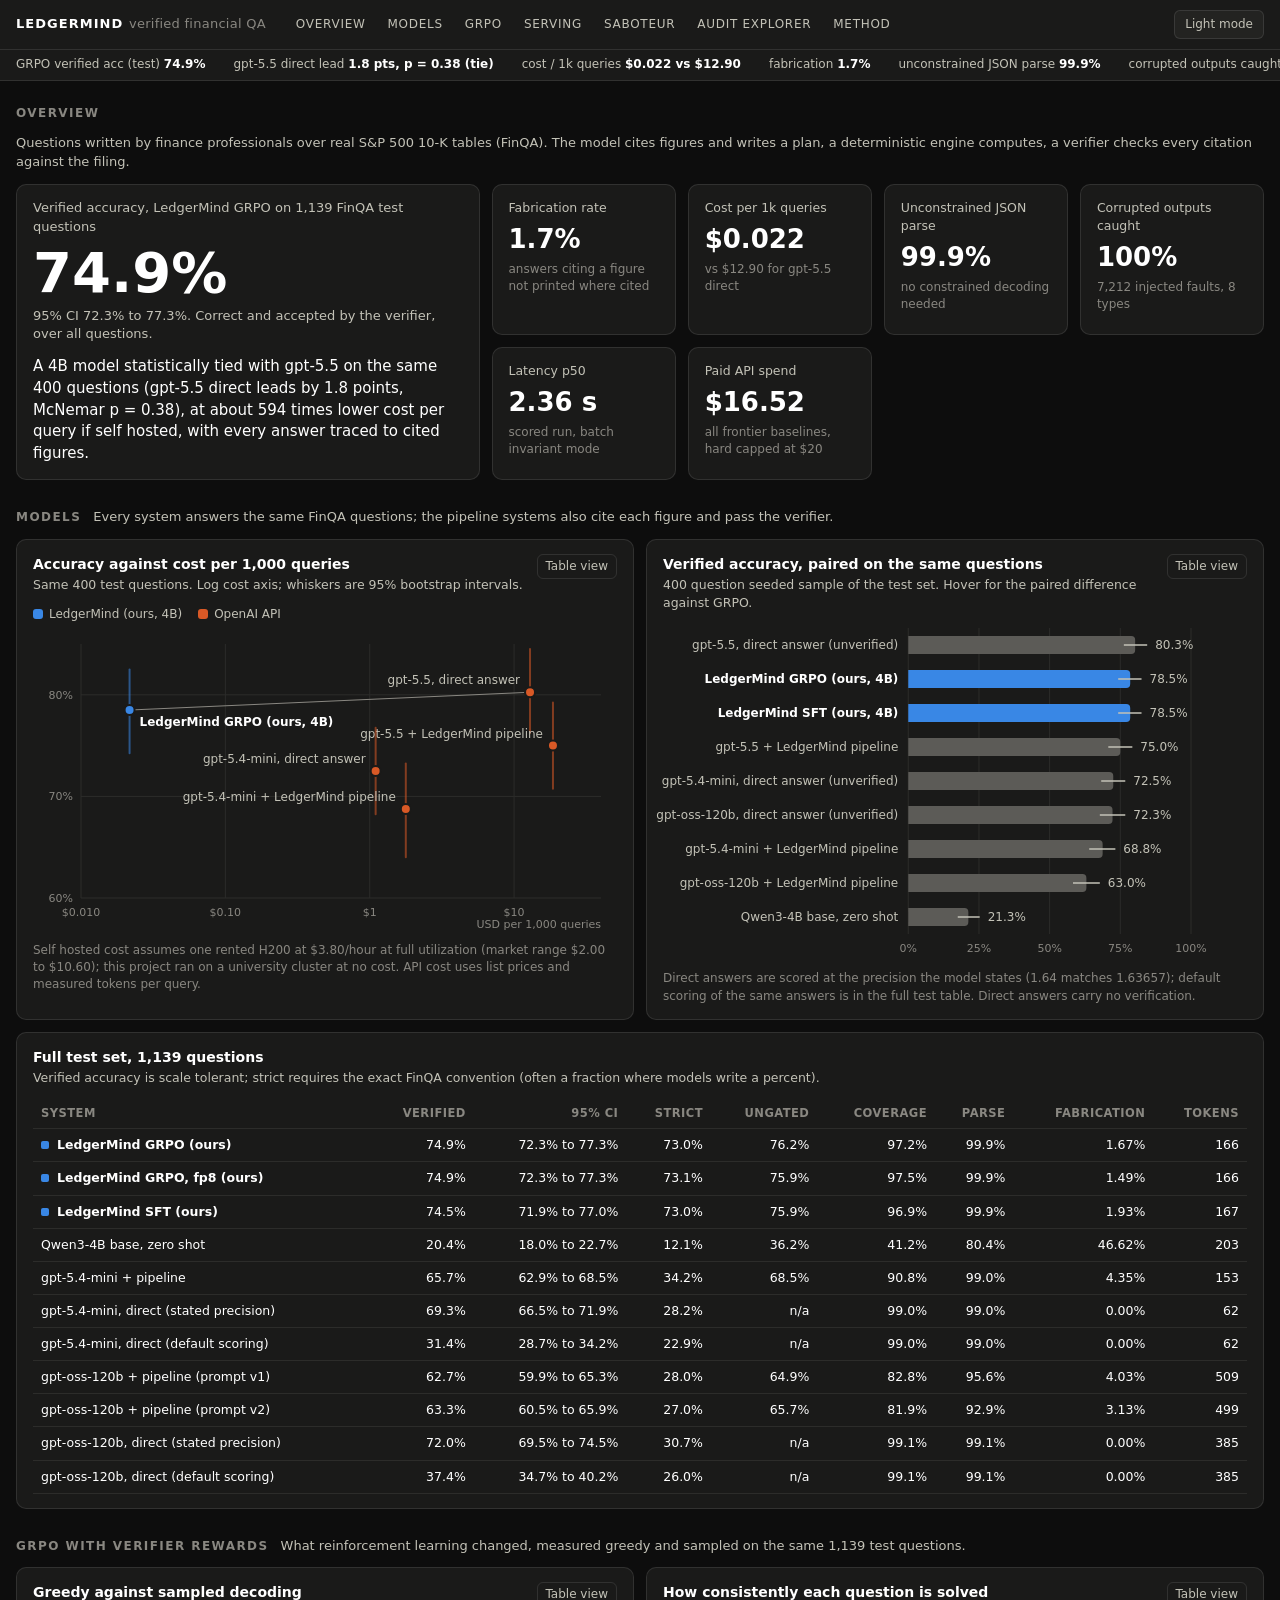
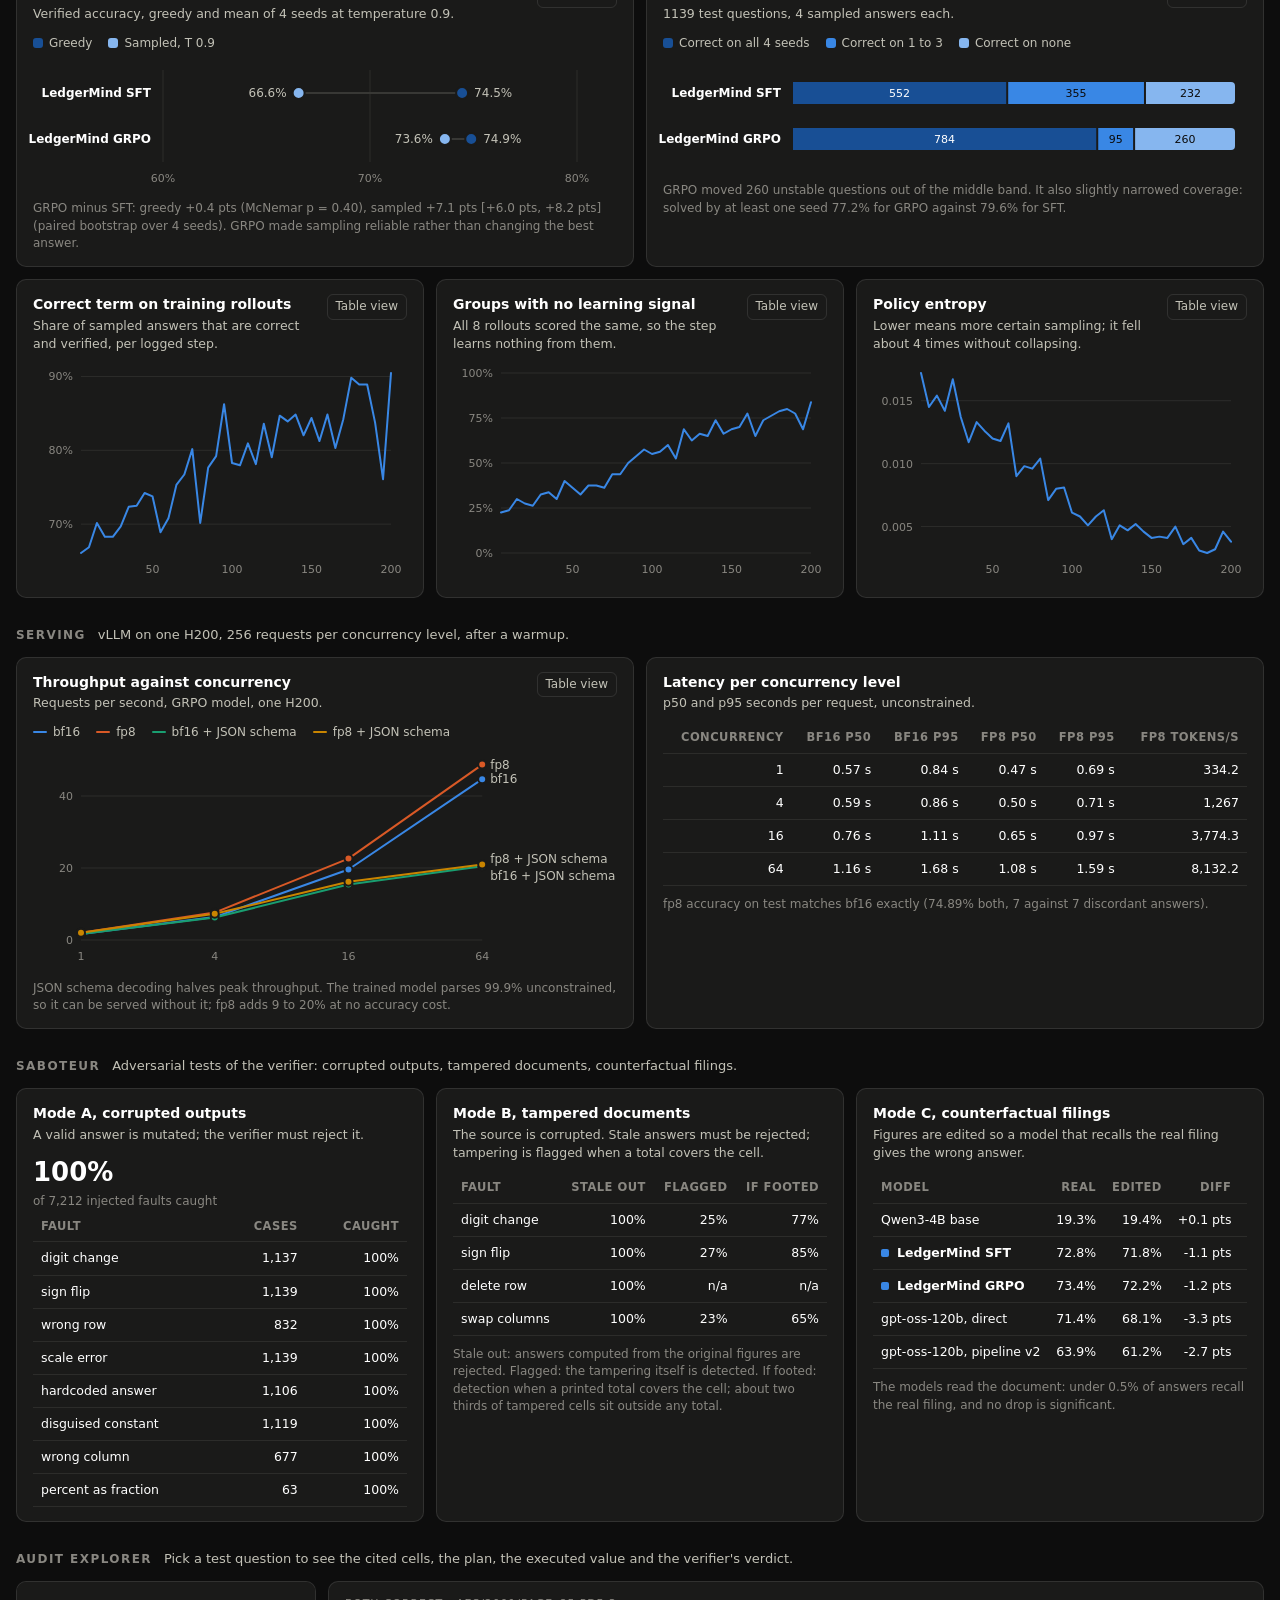
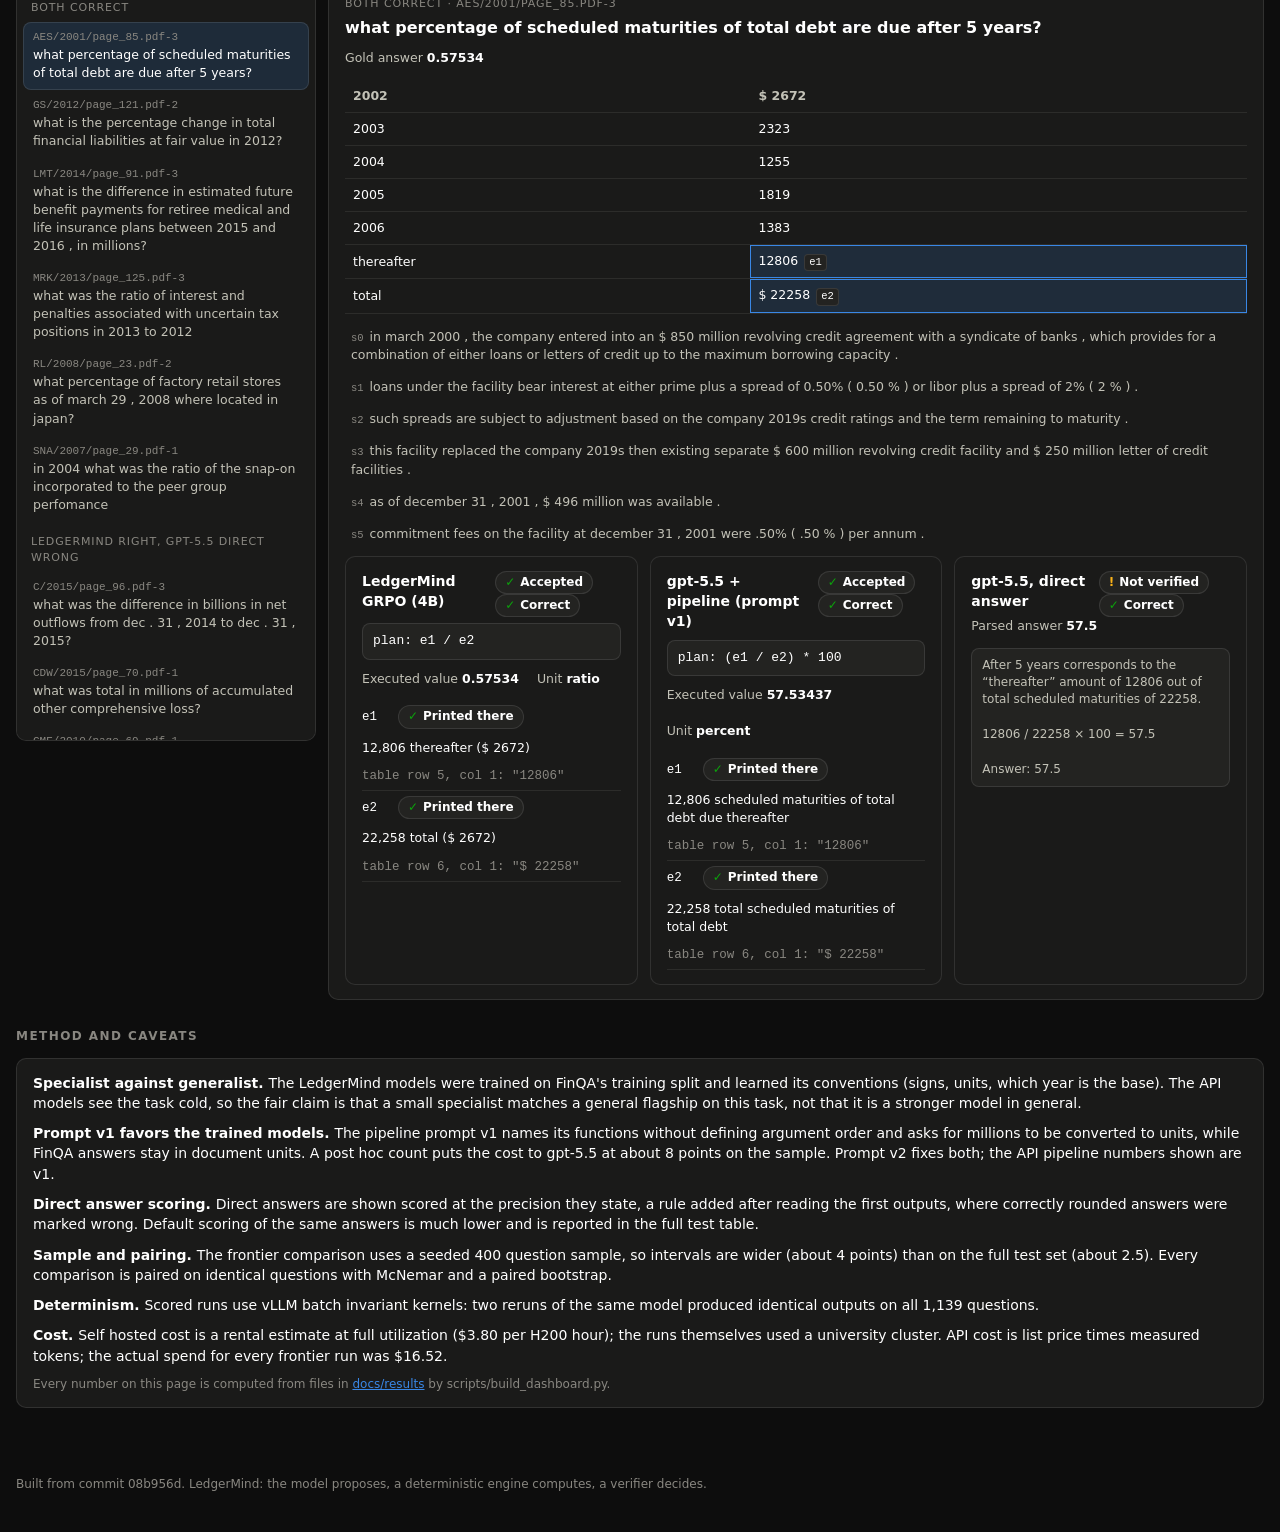
<file: docs/index.html>
<!doctype html>
<html lang="en" data-theme="dark">
<head>
  <meta charset="utf-8">
  <meta name="viewport" content="width=device-width, initial-scale=1">
  <title>LedgerMind Results</title>
  <meta name="description" content="A 4B model that proposes, a deterministic engine that computes, and a verifier that decides every number. Results on FinQA.">
  <link rel="stylesheet" href="dashboard/style.css">
  <script>
    try {
      const saved = localStorage.getItem("ledgermind-theme");
      if (saved === "light" || saved === "dark") document.documentElement.dataset.theme = saved;
    } catch (e) { /* storage unavailable: keep the default */ }
  </script>
</head>
<body>
  <header class="topbar">
    <div class="topbar-inner">
      <div class="brand">LEDGERMIND <span>verified financial QA</span></div>
      <nav class="nav" aria-label="Sections">
        <a href="#overview">Overview</a>
        <a href="#models">Models</a>
        <a href="#rl">GRPO</a>
        <a href="#serving">Serving</a>
        <a href="#saboteur">Saboteur</a>
        <a href="#explorer">Audit explorer</a>
        <a href="#method">Method</a>
      </nav>
      <button class="theme-toggle" id="theme-toggle" type="button">Light mode</button>
    </div>
    <div class="ticker"><div class="ticker-inner" id="ticker"></div></div>
  </header>

  <main>
    <section id="overview">
      <div class="section-head"><h2>Overview</h2>
        <p>Questions written by finance professionals over real S&amp;P 500 10-K tables (FinQA). The model cites figures and writes a plan, a deterministic engine computes, a verifier checks every citation against the filing.</p></div>
      <div class="hero">
        <div class="panel" id="hero"></div>
        <div class="grid kpis" id="kpis"></div>
      </div>
    </section>

    <section id="models">
      <div class="section-head"><h2>Models</h2>
        <p id="models-sub"></p></div>
      <div class="grid two">
        <div class="panel" id="panel-scatter"></div>
        <div class="panel" id="panel-bars"></div>
      </div>
      <div class="panel" id="panel-fulltest" style="margin-top:12px"></div>
    </section>

    <section id="rl">
      <div class="section-head"><h2>GRPO with verifier rewards</h2>
        <p>What reinforcement learning changed, measured greedy and sampled on the same 1,139 test questions.</p></div>
      <div class="grid two">
        <div class="panel" id="panel-sharpen"></div>
        <div class="panel" id="panel-consistency"></div>
      </div>
      <div class="grid three" style="margin-top:12px" id="training-multiples"></div>
    </section>

    <section id="serving">
      <div class="section-head"><h2>Serving</h2>
        <p>vLLM on one H200, 256 requests per concurrency level, after a warmup.</p></div>
      <div class="grid two">
        <div class="panel" id="panel-throughput"></div>
        <div class="panel" id="panel-latency"></div>
      </div>
    </section>

    <section id="saboteur">
      <div class="section-head"><h2>Saboteur</h2>
        <p>Adversarial tests of the verifier: corrupted outputs, tampered documents, counterfactual filings.</p></div>
      <div class="grid three" id="saboteur-panels"></div>
    </section>

    <section id="explorer">
      <div class="section-head"><h2>Audit explorer</h2>
        <p>Pick a test question to see the cited cells, the plan, the executed value and the verifier's verdict.</p></div>
      <div class="explorer">
        <div class="panel q-list" id="q-list" role="listbox" aria-label="Questions"></div>
        <div class="panel" id="q-detail"></div>
      </div>
    </section>

    <section id="method">
      <div class="section-head"><h2>Method and caveats</h2></div>
      <div class="panel" id="method-notes"></div>
    </section>
  </main>

  <div class="footer" id="footer"></div>
  <div class="tooltip" id="tooltip" role="status"></div>
  <script src="dashboard/audit.js"></script>
  <script src="dashboard/app.js"></script>
</body>
</html>
</file>
<file: docs/dashboard/style.css>
/* LedgerMind results terminal. Colors are role tokens from the validated reference palette
   (dark and light are stepped separately, not flipped). */
:root {
  color-scheme: dark;
  --page: #0d0d0d;
  --surface-1: #1a1a19;
  --surface-2: #232321;
  --text-primary: #ffffff;
  --text-secondary: #c3c2b7;
  --text-muted: #898781;
  --grid: #2c2c2a;
  --axis: #383835;
  --border: rgba(255, 255, 255, 0.1);
  --series-1: #3987e5;
  --series-2: #d95926;
  --series-3: #199e70;
  --series-4: #c98500;
  --deemph: #5c5b57;
  --wash-1: rgba(57, 135, 229, 0.16);
  --good: #0ca30c;
  --critical: #d03b3b;
  --warning: #fab219;
  --ord-1: #184f95;
  --ord-2: #3987e5;
  --ord-3: #86b6ef;
  --font: system-ui, -apple-system, "Segoe UI", sans-serif;
  --mono: ui-monospace, "SF Mono", Menlo, Consolas, monospace;
}
@media (prefers-color-scheme: light) {
  :root:where(:not([data-theme="dark"])) {
    color-scheme: light;
    --page: #f9f9f7;
    --surface-1: #fcfcfb;
    --surface-2: #f3f2ee;
    --text-primary: #0b0b0b;
    --text-secondary: #52514e;
    --text-muted: #898781;
    --grid: #e1e0d9;
    --axis: #c3c2b7;
    --border: rgba(11, 11, 11, 0.1);
    --series-1: #2a78d6;
    --series-2: #eb6834;
    --series-3: #1baf7a;
    --series-4: #eda100;
    --deemph: #b4b2aa;
    --wash-1: rgba(42, 120, 214, 0.14);
    --ord-1: #184f95;
    --ord-2: #2a78d6;
    --ord-3: #86b6ef;
  }
}
:root[data-theme="light"] {
  color-scheme: light;
  --page: #f9f9f7;
  --surface-1: #fcfcfb;
  --surface-2: #f3f2ee;
  --text-primary: #0b0b0b;
  --text-secondary: #52514e;
  --text-muted: #898781;
  --grid: #e1e0d9;
  --axis: #c3c2b7;
  --border: rgba(11, 11, 11, 0.1);
  --series-1: #2a78d6;
  --series-2: #eb6834;
  --series-3: #1baf7a;
  --series-4: #eda100;
  --deemph: #b4b2aa;
  --wash-1: rgba(42, 120, 214, 0.14);
  --ord-1: #184f95;
  --ord-2: #2a78d6;
  --ord-3: #86b6ef;
}

* { box-sizing: border-box; }
html, body { margin: 0; }
body {
  background: var(--page);
  color: var(--text-primary);
  font: 14px/1.45 var(--font);
  -webkit-font-smoothing: antialiased;
}
a { color: var(--series-1); }
code, .mono { font-family: var(--mono); font-size: 12.5px; }

/* Top bar and ticker */
.topbar {
  position: sticky; top: 0; z-index: 20;
  background: var(--surface-1);
  border-bottom: 1px solid var(--border);
}
.topbar-inner {
  max-width: 1280px; margin: 0 auto; padding: 10px 16px;
  display: flex; align-items: center; gap: 20px; flex-wrap: wrap;
}
.brand { font-weight: 700; letter-spacing: 0.08em; font-size: 13px; }
.brand span { color: var(--text-muted); font-weight: 500; letter-spacing: 0.02em; }
.nav { display: flex; gap: 2px; flex-wrap: wrap; flex: 1; }
.nav a {
  color: var(--text-secondary); text-decoration: none; font-size: 12px;
  letter-spacing: 0.06em; text-transform: uppercase; padding: 6px 10px; border-radius: 6px;
}
.nav a:hover, .nav a:focus-visible { background: var(--surface-2); color: var(--text-primary); }
.theme-toggle {
  background: var(--surface-2); color: var(--text-secondary); border: 1px solid var(--border);
  border-radius: 6px; padding: 5px 10px; font: inherit; font-size: 12px; cursor: pointer;
}
.ticker {
  border-top: 1px solid var(--border); overflow: hidden; white-space: nowrap;
  font-size: 12px; color: var(--text-secondary);
}
.ticker-inner { max-width: 1280px; margin: 0 auto; padding: 6px 16px; display: flex; gap: 28px; overflow-x: auto; }
.ticker b { color: var(--text-primary); font-weight: 600; font-variant-numeric: tabular-nums; }

main { max-width: 1280px; margin: 0 auto; padding: 16px; }
section { margin: 0 0 28px; scroll-margin-top: 110px; }
.section-head { display: flex; align-items: baseline; gap: 12px; margin: 8px 0 12px; flex-wrap: wrap; }
.section-head h2 {
  margin: 0; font-size: 12px; letter-spacing: 0.12em; text-transform: uppercase;
  color: var(--text-muted); font-weight: 600;
}
.section-head p { margin: 0; color: var(--text-secondary); font-size: 13px; }

.grid { display: grid; gap: 12px; }
.grid.kpis { grid-template-columns: repeat(auto-fit, minmax(170px, 1fr)); }
.grid.two { grid-template-columns: repeat(auto-fit, minmax(420px, 1fr)); }
.grid.three { grid-template-columns: repeat(auto-fit, minmax(300px, 1fr)); }
@media (max-width: 520px) { .grid.two, .grid.three { grid-template-columns: 1fr; } }

.panel {
  background: var(--surface-1); border: 1px solid var(--border); border-radius: 10px;
  padding: 14px 16px; min-width: 0;
}
.panel h3 { margin: 0 0 2px; font-size: 14px; font-weight: 600; }
.panel .sub { margin: 0 0 10px; color: var(--text-secondary); font-size: 12.5px; }
.panel .note { margin: 10px 0 0; color: var(--text-muted); font-size: 12px; }
.panel-head { display: flex; justify-content: space-between; gap: 12px; align-items: flex-start; }

/* Hero and stat tiles */
.hero { display: grid; grid-template-columns: minmax(260px, 1.2fr) 2fr; gap: 12px; }
@media (max-width: 860px) { .hero { grid-template-columns: 1fr; } }
.hero-figure { font-size: 56px; font-weight: 650; line-height: 1; margin: 8px 0 6px; }
.hero-label { color: var(--text-secondary); font-size: 13px; }
.hero-claim { margin: 12px 0 0; font-size: 15px; color: var(--text-primary); }
.tile-label { color: var(--text-secondary); font-size: 12.5px; }
.tile-value { font-size: 26px; font-weight: 600; margin: 4px 0 2px; }
.tile-delta { font-size: 12px; color: var(--text-muted); }

/* Charts */
figure { margin: 0; }
.chart { width: 100%; display: block; overflow: visible; }
.chart text { fill: var(--text-muted); font: 11px var(--font); font-variant-numeric: tabular-nums; }
.chart .label { fill: var(--text-secondary); font-size: 12px; }
.chart .label-strong { fill: var(--text-primary); font-size: 12px; font-weight: 600; }
.chart .grid line { stroke: var(--grid); stroke-width: 1; }
.chart .axis line, .chart .axis path { stroke: var(--axis); stroke-width: 1; }
.legend { display: flex; gap: 16px; flex-wrap: wrap; margin: 2px 0 8px; font-size: 12px; color: var(--text-secondary); }
.legend i { display: inline-block; width: 10px; height: 10px; border-radius: 3px; margin-right: 6px; vertical-align: -1px; }
.legend i.line { height: 2px; width: 14px; border-radius: 1px; vertical-align: 3px; }
.view-toggle {
  background: none; border: 1px solid var(--border); color: var(--text-secondary);
  border-radius: 6px; font: inherit; font-size: 12px; padding: 3px 8px; cursor: pointer; white-space: nowrap;
}
.tooltip {
  position: fixed; pointer-events: none; z-index: 50; display: none;
  background: var(--surface-2); border: 1px solid var(--border); border-radius: 8px;
  padding: 8px 10px; font-size: 12px; color: var(--text-secondary); max-width: 320px;
  box-shadow: 0 6px 24px rgba(0, 0, 0, 0.35);
}
.tooltip .tv { color: var(--text-primary); font-weight: 600; font-size: 13px; font-variant-numeric: tabular-nums; }
.tooltip .tk { display: inline-block; width: 12px; height: 2px; margin-right: 6px; vertical-align: 3px; }

/* Tables */
.table-wrap { overflow-x: auto; }
table { border-collapse: collapse; width: 100%; font-size: 12.5px; }
th, td { padding: 7px 8px; text-align: left; border-bottom: 1px solid var(--grid); white-space: nowrap; }
th { color: var(--text-muted); font-weight: 600; font-size: 11.5px; letter-spacing: 0.04em; text-transform: uppercase; }
td.num, th.num { text-align: right; font-variant-numeric: tabular-nums; }
tr.ours td:first-child { font-weight: 600; }
tr.ours td:first-child::before {
  content: ""; display: inline-block; width: 8px; height: 8px; border-radius: 2px;
  background: var(--series-1); margin-right: 8px;
}

/* Status badges: icon + label, never color alone */
.badge {
  display: inline-flex; align-items: center; gap: 5px; font-size: 12px; font-weight: 600;
  border-radius: 999px; padding: 2px 9px; border: 1px solid var(--border); background: var(--surface-2);
}
.badge.good::before { content: "\2713"; color: var(--good); }
.badge.bad::before { content: "\2715"; color: var(--critical); }
.badge.warn::before { content: "!"; color: var(--warning); font-weight: 800; }
.badge.neutral::before { content: "\2022"; color: var(--text-muted); }

/* Audit explorer */
.explorer { display: grid; grid-template-columns: 300px 1fr; gap: 12px; align-items: start; }
@media (max-width: 900px) { .explorer { grid-template-columns: 1fr; } }
.q-list { max-height: 760px; overflow-y: auto; padding: 6px; }
.q-group { color: var(--text-muted); font-size: 11px; letter-spacing: 0.08em; text-transform: uppercase; margin: 12px 8px 6px; }
.q-item {
  display: block; width: 100%; text-align: left; background: none; border: 1px solid transparent;
  color: var(--text-secondary); border-radius: 8px; padding: 7px 9px; font: inherit; font-size: 12.5px; cursor: pointer;
}
.q-item:hover { background: var(--surface-2); color: var(--text-primary); }
.q-item[aria-current="true"] { background: var(--wash-1); color: var(--text-primary); border-color: var(--border); }
.q-item .qid { display: block; font-family: var(--mono); font-size: 11px; color: var(--text-muted); }
.q-question { font-size: 16px; font-weight: 600; margin: 4px 0 10px; }
.kv { display: flex; gap: 18px; flex-wrap: wrap; font-size: 12.5px; color: var(--text-secondary); margin-bottom: 12px; }
.kv b { color: var(--text-primary); font-variant-numeric: tabular-nums; }
.doc-table td, .doc-table th { white-space: normal; }
.doc-table td { font-variant-numeric: tabular-nums; }
.doc-table td.first-row { color: var(--text-secondary); font-weight: 600; }
.doc-table td.cited { background: var(--wash-1); box-shadow: inset 0 0 0 1px var(--series-1); }
.doc-table td.cited.fail { box-shadow: inset 0 0 0 1px var(--critical); }
.cite-tag {
  display: inline-block; font-family: var(--mono); font-size: 10.5px; color: var(--text-primary);
  background: var(--surface-2); border: 1px solid var(--border); border-radius: 4px; padding: 0 4px; margin-left: 6px;
}
.sentences { font-size: 12.5px; color: var(--text-secondary); max-height: 220px; overflow-y: auto; margin-top: 10px; }
.sentences p { margin: 0 0 6px; padding: 4px 6px; border-radius: 6px; }
.sentences p.cited { background: var(--wash-1); color: var(--text-primary); box-shadow: inset 2px 0 0 var(--series-1); }
.sentences .sn { font-family: var(--mono); font-size: 10.5px; color: var(--text-muted); margin-right: 6px; }
.plan {
  font-family: var(--mono); font-size: 13px; background: var(--surface-2); border: 1px solid var(--border);
  border-radius: 8px; padding: 8px 10px; margin: 6px 0 10px; overflow-x: auto; white-space: pre;
}
.checks { list-style: none; margin: 0; padding: 0; font-size: 12.5px; }
.checks li { display: flex; gap: 10px; align-items: baseline; padding: 5px 0; border-bottom: 1px solid var(--grid); flex-wrap: wrap; }
.checks .cid { font-family: var(--mono); color: var(--text-primary); min-width: 26px; }
.answer-cols { display: grid; grid-template-columns: repeat(auto-fit, minmax(260px, 1fr)); gap: 12px; margin-top: 12px; }
.direct-text {
  font-size: 12px; color: var(--text-secondary); background: var(--surface-2); border-radius: 8px; padding: 8px 10px;
  white-space: pre-wrap; max-height: 180px; overflow-y: auto; border: 1px solid var(--border);
}
.footer { color: var(--text-muted); font-size: 12px; padding: 24px 16px 40px; max-width: 1280px; margin: 0 auto; }
.empty { color: var(--text-muted); font-size: 13px; padding: 12px 0; }
@media (prefers-reduced-motion: no-preference) { .q-item, .nav a { transition: background 120ms; } }
</file>
